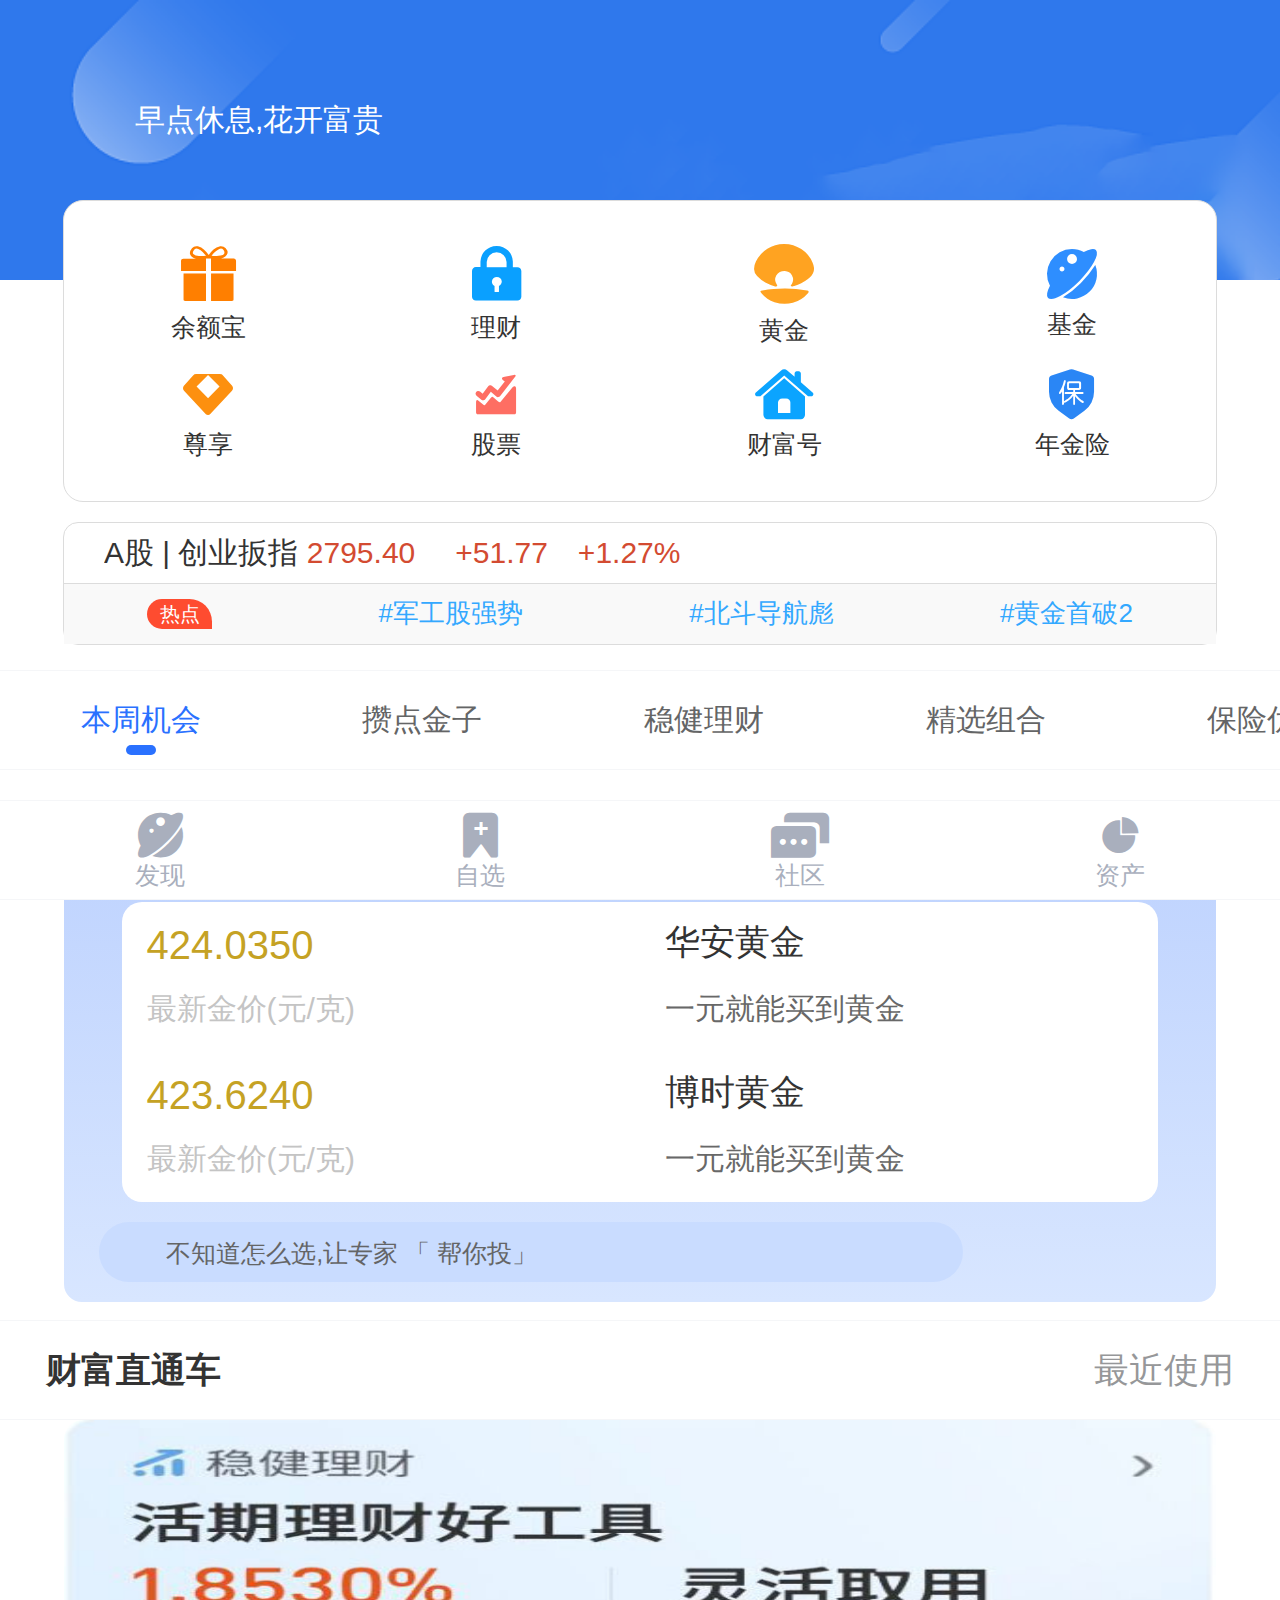
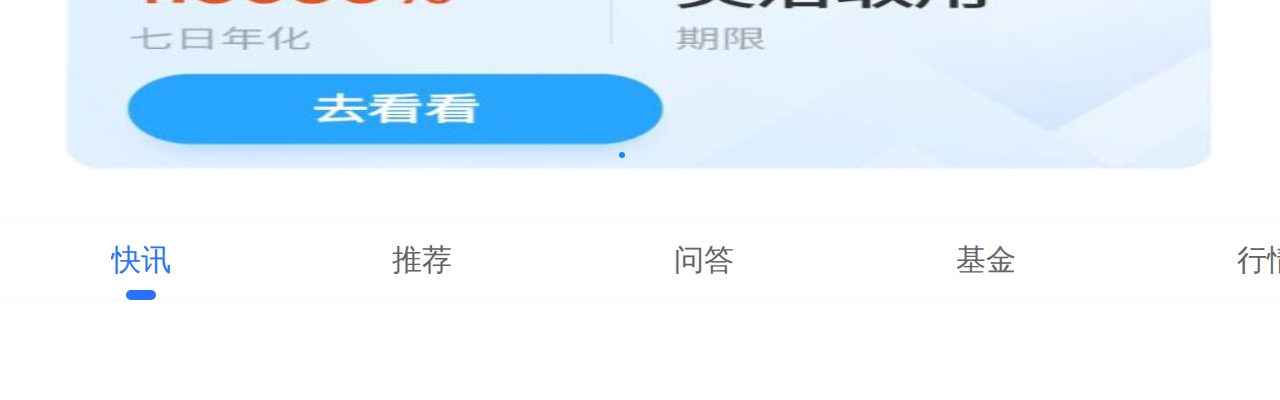
<file: caifu_h5/index.html>
<!DOCTYPE html><html><head><meta charset=utf-8><meta http-equiv=X-UA-Compatible content="IE=edge"><meta name=viewport content="width=device-width,initial-scale=1,user-scalable=no"><link rel=icon href=favicon.ico><title>才富</title><script>(function(window, document) {
        function resize() {
          var ww = window.innerWidth
          if (ww > window.screen.width) {
            window.requestAnimationFrame(resize)
          } else {
            if (ww > 750) {
              ww = 750
            }
            document.documentElement.style.fontSize = ww * 100 / 750 + 'px'
          }
        }

        resize();

        window.addEventListener('resize', resize);
        window.addEventListener('pageshow', function (e) {
          if (e.persisted) {
            resize();
          }
        });
      })(window, document);</script><link href=static/css/app.978ff81a.css rel=preload as=style><link href=static/css/chunk-vendors.445b3239.css rel=preload as=style><link href=static/js/app.8c0b2919.js rel=preload as=script><link href=static/js/chunk-vendors.5ef83728.js rel=preload as=script><link href=static/css/chunk-vendors.445b3239.css rel=stylesheet><link href=static/css/app.978ff81a.css rel=stylesheet></head><body><div id=app></div><script src=static/js/chunk-vendors.5ef83728.js></script><script src=static/js/app.8c0b2919.js></script></body></html>
</file>
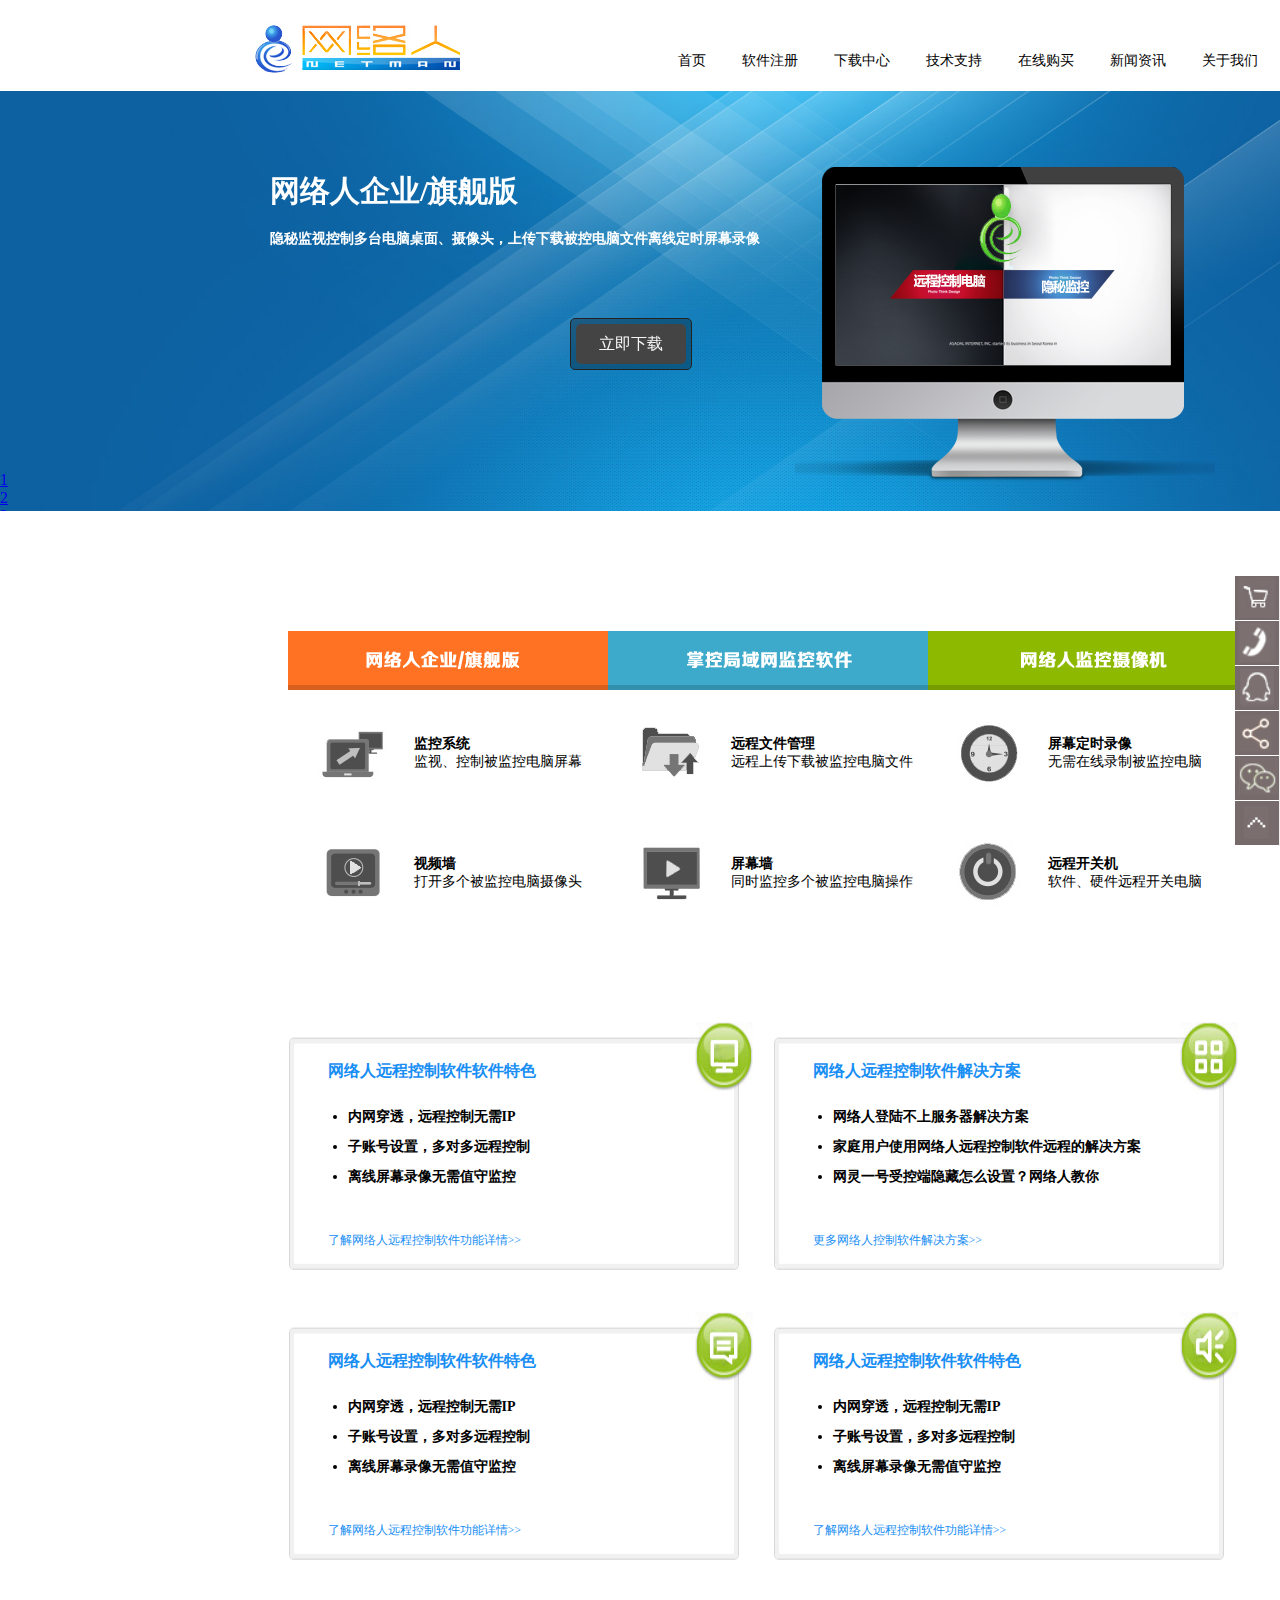
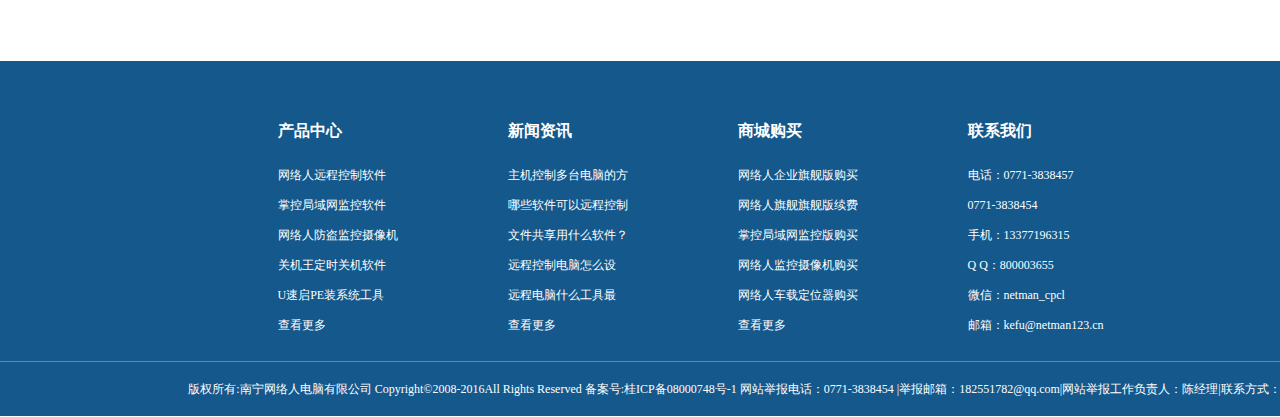
<file: netman123/index.html>
<!DOCTYPE html>
<html>
	<head>
		<meta charset="UTF-8">
		<title></title>
		<link rel="stylesheet" href="./css/style.css">
	</head>
	<body>
		<!--头部-->
		<div class="head">		
				<div class="logo">
					
				</div>
				<div class="right">
					<ul>
						<li><a href="#">首页</a></li>
						<li><a href="#">软件注册</a></li>
						<li><a href="#">下载中心</a> </li>
						<li><a href="#">技术支持</a></li>
						<li><a href="#">在线购买</a></li>
						<li><a href="#">新闻资讯</a></li>
						<li><a href="#">关于我们</a></li>
					</ul>
			    </div>
		</div>
		<!--内容-->
		<div class="content">
			<div class="Carousel" id="slides">
				<div>
					<div class="c_left">
						<span>网络人企业/旗舰版</span>
						<br />
						<p>隐秘监视控制多台电脑桌面、摄像头，上传下载被控电脑文件离线定时屏幕录像</p>	
						<div class="bgButton">
							<a href="#">立即下载</a>
						</div>
					</div>
					<div class="c_right">
						<img src="img/1.png" />
					</div>
					<ul class="slidesjs-pagination">
						<li class="slidesjs-pagination-item">
							<a href="#" data-slidesjs-item="0" class="">1</a>
						</li>
						<li class="slidesjs-pagination-item">
							<a href="#" data-slidesjs-item="1" class="active">2</a>
						</li>
						<li class="slidesjs-pagination-item">
							<a href="#" data-slidesjs-item="2" class="">3</a>
						</li>
					</ul>
				</div>
				<div>
					<div class="c_left">
						<span>网络人远程控制软件个人版</span>
						<br />
						<p>免费使用,活动兑换不同期限</p>	
						<div class="bgButton">
							<a href="#">立即下载</a>
						</div>
					</div>
					<div class="c_right">
						<img src="img/2.png" />
					</div>
					<ul class="slidesjs-pagination">
						<li class="slidesjs-pagination-item">
							<a href="#" data-slidesjs-item="0" class="">1</a>
						</li>
						<li class="slidesjs-pagination-item">
							<a href="#" data-slidesjs-item="1" class="active">2</a>
						</li>
						<li class="slidesjs-pagination-item">
							<a href="#" data-slidesjs-item="2" class="">3</a>
						</li>
					</ul>
				</div>
				<div>
					<div class="c_left">
						<span>掌控局域网监控软件</span>
						<br />
						<p>企业局域网、企业专网电脑监控专用。软件加密狗加密打开软件</p>	
						<div class="bgButton">
							<a href="#">立即下载</a>
						</div>
					</div>
					<div class="c_right">
						<img src="img/3.png" />
					</div>
					<ul class="slidesjs-pagination">
						<li class="slidesjs-pagination-item">
							<a href="#" data-slidesjs-item="0" class="">1</a>
						</li>
						<li class="slidesjs-pagination-item">
							<a href="#" data-slidesjs-item="1" class="active">2</a>
						</li>
						<li class="slidesjs-pagination-item">
							<a href="#" data-slidesjs-item="2" class="">3</a>
						</li>
					</ul>
				</div>
			</div>
			<div class="content2">
				<span><img src="img/t1.png"/></span>
				<span><img src="img/t2.png"/></span>
				<span><img src="img/t3.png"/></span>
			</div>
			<div class="content3">
				<div class="content3_array">
					<ul>
						<li><img src="img/cap1.jpg" /></li>
						<li style="padding: 21px 0px 0px 20px;">
							<p><b>监控系统</b></p>
							<p>监视、控制被监控电脑屏幕</p>
						</li>
					</ul>
				</div>
				<div class="content3_array">
					<ul>
						<li><img src="img/cap2.jpg" /></li>
						<li style="padding: 21px 0px 0px 20px;">
							<p><b>远程文件管理</b></p>
							<p>远程上传下载被监控电脑文件</p>
						</li>
					</ul>
				</div>
				<div class="content3_array">
					<ul>
						<li><img src="img/cap3.jpg" /></li>
						<li style="padding: 21px 0px 0px 20px;">
							<p><b>屏幕定时录像</b></p>
							<p>无需在线录制被监控电脑</p>
						</li>
					</ul>
				</div>
				<div class="content3_array">
					<ul>
						<li><img src="img/cap4.jpg" /></li>
						<li style="padding: 21px 0px 0px 20px;">
							<p><b>视频墙</b></p>
							<p>打开多个被监控电脑摄像头</p>
						</li>
					</ul>
				</div>
				<div class="content3_array">
					<ul>
						<li><img src="img/cap5.jpg" /></li>
						<li style="padding: 21px 0px 0px 20px;">
							<p><b>屏幕墙</b></p>
							<p>同时监控多个被监控电脑操作</p>
						</li>
					</ul>
				</div>
				<div class="content3_array">
					<ul>
						<li><img src="img/cap6.jpg" /></li>
						<li style="padding: 21px 0px 0px 20px;">
							<p><b>远程开关机</b></p>
							<p>软件、硬件远程开关电脑</p>
						</li>
					</ul>
				</div>
			</div>
			<div class="content4">
				<div class="content4_array img1">
					<p>网络人远程控制软件软件特色</p>
					<ul>
						<li>内网穿透，远程控制无需IP</li>
						<li>子账号设置，多对多远程控制</li>
						<li>离线屏幕录像无需值守监控</li>
					</ul>
					<span>了解网络人远程控制软件功能详情>></span>
				</div>
				<div class="content4_array img2">
					<p>网络人远程控制软件解决方案</p>
					<ul>
						<li>网络人登陆不上服务器解决方案</li>
						<li>家庭用户使用网络人远程控制软件远程的解决方案</li>
						<li>网灵一号受控端隐藏怎么设置？网络人教你</li>
					</ul>
					<span>更多网络人控制软件解决方案>></span>
				</div>
				<div class="content4_array img3">
					<p>网络人远程控制软件软件特色</p>
					<ul>
						<li>内网穿透，远程控制无需IP</li>
						<li>子账号设置，多对多远程控制</li>
						<li>离线屏幕录像无需值守监控</li>
					</ul>
					<span>了解网络人远程控制软件功能详情>></span>
				</div>
				<div class="content4_array img4">
					<p>网络人远程控制软件软件特色</p>
					<ul>
						<li>内网穿透，远程控制无需IP</li>
						<li>子账号设置，多对多远程控制</li>
						<li>离线屏幕录像无需值守监控</li>
					</ul>
					<span>了解网络人远程控制软件功能详情>></span>
				</div>
			</div>
		</div>
		<!--底部-->	
		<div class="footer">
			<div class="ftUpper">
				<ul>
					<h4>产品中心</h4>
					<br />
					<li>网络人远程控制软件</li>
					<li>掌控局域网监控软件</li>
					<li>网络人防盗监控摄像机</li>
					<li>关机王定时关机软件</li>
					<li>U速启PE装系统工具</li>
					<li>查看更多</li>
				</ul>
				<ul>
					<h4>新闻资讯</h4>
					<br />
					<li>主机控制多台电脑的方</li>
					<li>哪些软件可以远程控制</li>
					<li>文件共享用什么软件？</li>
					<li>远程控制电脑怎么设</li>
					<li>远程电脑什么工具最</li>
					<li>查看更多</li>
				</ul>
				<ul>
					<h4>商城购买</h4>
					<br />
					<li>网络人企业旗舰版购买</li>
					<li>网络人旗舰旗舰版续费</li>
					<li>掌控局域网监控版购买</li>
					<li>网络人监控摄像机购买</li>
					<li>网络人车载定位器购买</li>
					<li>查看更多</li>
				</ul>
				<ul>
					<h4>联系我们</h4>
					<br />
					<li>电话：0771-3838457</li>
					<li>0771-3838454</li>
					<li>手机：13377196315</li>
					<li>Q Q：800003655</li>
					<li>微信：netman_cpcl</li>
					<li>邮箱：kefu@netman123.cn</li>
				</ul>
			</div>
			<div class="ftLower">
				<p>版权所有:南宁网络人电脑有限公司 Copyright©2008-2016All Rights Reserved 备案号:桂ICP备08000748号-1 网站举报电话：0771-3838454 |举报邮箱：182551782@qq.com|网站举报工作负责人：陈经理|联系方式：13377196315</p>
			</div>
		</div>
		<div class="contact">
			<img src="img/ce.png" />
		</div>
<script type="text/javascript" src="js/jquery-1.10.1.min.js"></script>
<!--轮播图依赖-->
<script type="text/javascript"  src="js/jquery.slides.min.js" ></script>
<!--环形图依赖-->
<!--<script type="text/javascript"  src="js/jquery.easy-pie-chart.js" ></script>
<script type="text/javascript" src="js/main.js"></script>
-->

<script type="text/javascript">
     //轮播图
    $('#slides').slidesjs({

      navigation:false,
      play: {
        auto: true,
        interval: 3000,
        swap: false
      }
    });   
   
   /* //颜色状态切换   
    tabUI('.project_cat > a','active','');
    tabUI('.tab_slider > li','active','');

    var initPieChart = function() {
        $('#circle_canvas').easyPieChart({
            barColor: function(percent) {
                percent /= 100;
                return "#ff6f61";
            },
            trackColor: '#ededed',
            scaleColor: false,
            lineCap: 'butt',
            size: 70,
            lineWidth: 5,
            animate: 1000
        });
    };
    initPieChart();
    //滚动距离靠近环形图标的时候加载动态数据
    $(window).on('scroll',function(){
         if ($(window).scrollTop() >= $('#circle_canvas').position().top){
            initPieChart()
        }
    })*/
</script>
	</body>
</html>
</file>
<file: netman123/css/style.css>
*{
			margin: 0;
			padding: 0;
		}
		body{
			min-width: 1535px;
			margin-left: auto;
			margin-right: auto;
		}
		/*导航栏*/
		
		.head{
			width: 100%;
			height: 86px;
			/*border: 1px solid red;*/
		}
		.head .right{
		    height: 55px;
		    width: 800px;
			/*border: 1px solid green;*/
			margin-left: 660px;
			padding-top: 30px;
		}
		.head .right ul li{
			list-style: none;
			float: left;
			padding: 0px 18px;
			line-height: 60px;
		}
		.head .right ul li a{
			text-decoration: none;
			font-size: 14px;
			color:#000000;
		}
		.head .right ul li a:hover{
			color: #178ef4;
		}
		.head .logo{
			/*border: 1px solid yellow;*/
			float: left;
			width: 218px;
			height: 54px;
			margin-left: 250px;
			margin-top: 20px;
			background: url(../img/logo.png);
		}
		/*内容*/
		.content{
			width: 100%;
			/*border: 1px solid magenta;*/
		}
		
		/*轮播图*/
		.content .Carousel{
			width: 100%;
			height: 420px;
			/*border: 1px solid brown;*/
			background: url(../img/header40.jpg) no-repeat center/100% 100%;
			position: relative;
			
		}
	
		.content .Carousel .c_left{
			margin-left: 200px;
			padding: 80px 0px 0px 70px;
			width: 500px;
			height: 300px;
			/*border: 1px solid sandybrown;*/
		}
		.content .Carousel .c_left>span{
			color: white;
			display: block;
			font-size: 30px;
			font-weight: 700;
		}
		.content .Carousel .c_left>p{
			color: white;
			font-size: 14px;
			font-weight: 700;
		}
		.content .Carousel .c_left .bgButton>a{
			display: block;
			color: 	#F5F5F5;
			text-decoration: none;
			text-align: center;
			line-height: 40px;
			background-color:#444444;
			border-radius: 5px;
			width: 110px;
			height: 40px;		
			
		}
		.content .Carousel .c_left .bgButton a:hover{
			background-color: #00BFFF;
			 transition: 0.5s;  /*css3过渡:时间*/
		}
		.content .Carousel .c_left .bgButton{
			width: 110px;
			height: 40px;
			background: rgba(0,0,0,.3);
			border-radius: 5px;
			border: 1px solid #222;
			margin: 70px 0px 0px 300px;
			padding: 5px;
		}	
		
		.content .Carousel .c_right{
			width: 400px;
			height: 340px;
			/*border: 1px solid hotpink;*/
			position: absolute;
			top: 55px;
			right: 340px;
		}
		/*触屏广告图*/
/*		#slides, .slidesjs-container {max-height: 205px;}
		.slidesjs-control {text-align: center;}
		.slidesjs-pagination {margin-top: -2rem;position: relative;z-index: 10;text-align: center;}
		.slidesjs-pagination li{display:inline-block;width: 20px;}
		.slidesjs-pagination li a{display:inline-block; width:10px;height:10px;background:#fff;overflow: hidden; border-radius:100%; text-indent:-999rem;}
		.slidesjs-pagination li a.active,.slidesjs-pagination li a:hover.active,.slidesjs-pagination li a:hover{background:#7fc1fe;}*/

		
		
		.content .content2{
			margin: 120px auto 0px;
			width: 960px;
			height: 50px;
			/*border: 1px solid darkgoldenrod;*/
		}
		.content .content2>span{
			display: block;
			float: left;
		}
		
		.content .content3{
			width: 960px;
			height: 300px;
			/*border: 1px solid #00FFFF;*/
			margin: 0px auto;
		
		}
		.content .content3 .content3_array{
			width: 290px;
			height: 100px;
			/*border: 1px solid firebrick;*/
			float: left;
			margin: 20px 0px 0px 27px;
		}
		.content .content3 .content3_array ul li{
			list-style: none;
			float: left;
			font-size: 14px;
		}
		
		
		.content4{
			width: 1000px;
			height: 680px;
			/*border: 1px solid #214FA3;*/
			margin: 0 auto;
		}
		.content .content4 .content4_array{
			width: 425px;
			height: 210px;
			/*border: 1px solid gold;*/
			
			padding: 40px 0px 0px 40px;
			margin: 40px 0px 0px 20px;
			float: left;
		}
		
		/*背景图*/
		.content .content4 .img1{
			background: url(../img/info_bg1.png) no-repeat center/100% 100%;
		}
		.content .content4 .img2{
			background: url(../img/info_bg2.png) no-repeat center/100% 100%;
		}
		.content .content4 .img3{
			background: url(../img/info_bg3.png) no-repeat center/100% 100%;
		}
		.content .content4 .img4{
			background: url(../img/info_bg4.png) no-repeat center/100% 100%;
		}
		
		.content .content4 .content4_array p{
			font-size: 16px;
			font-weight: bold;
			font-family: "微软雅黑";
			color: #178ef4;
			margin-bottom: 20px;
		}
		.content .content4 .content4_array ul li{
			font-size: 14px;
			font-weight: bold;
			line-height: 30px;
			margin-left: 20px;
		}
		.content .content4 .content4_array span{
			font-size: 12px;
			display: block;
			color: #178ef4;
			margin-top: 40px;
			
		}
		
		/*底部*/
		.footer{
			width: 100%;
			height: 355px;
			/*border: 1px solid darkgoldenrod;*/
			background-color: #15588c;
		}
		.footer .ftUpper{
			width: 1200px;
			height: 300px;
			/*border: 1px solid goldenrod;*/
			margin: 0 auto;
			color: white;
		}
		.footer .ftUpper ul{
			float: left;
			margin: 60px 0px 0px 110px;
		}
		.footer .ftUpper ul li{
			list-style: none;
			line-height: 30px;
			font-size: 12px;
		}
		
		.ftLower{
			width: 100%;
			height: 55px;
			border-top: 1px solid #548cb8;
		}
		.ftLower p{
			color: white;
			text-align: center;
			font-size: 12px;
			line-height: 55px;
		}
		/*联系方式*/
		.contact{
			position: fixed;
			right: 0px;
			bottom: 50px;
		}
</file>
